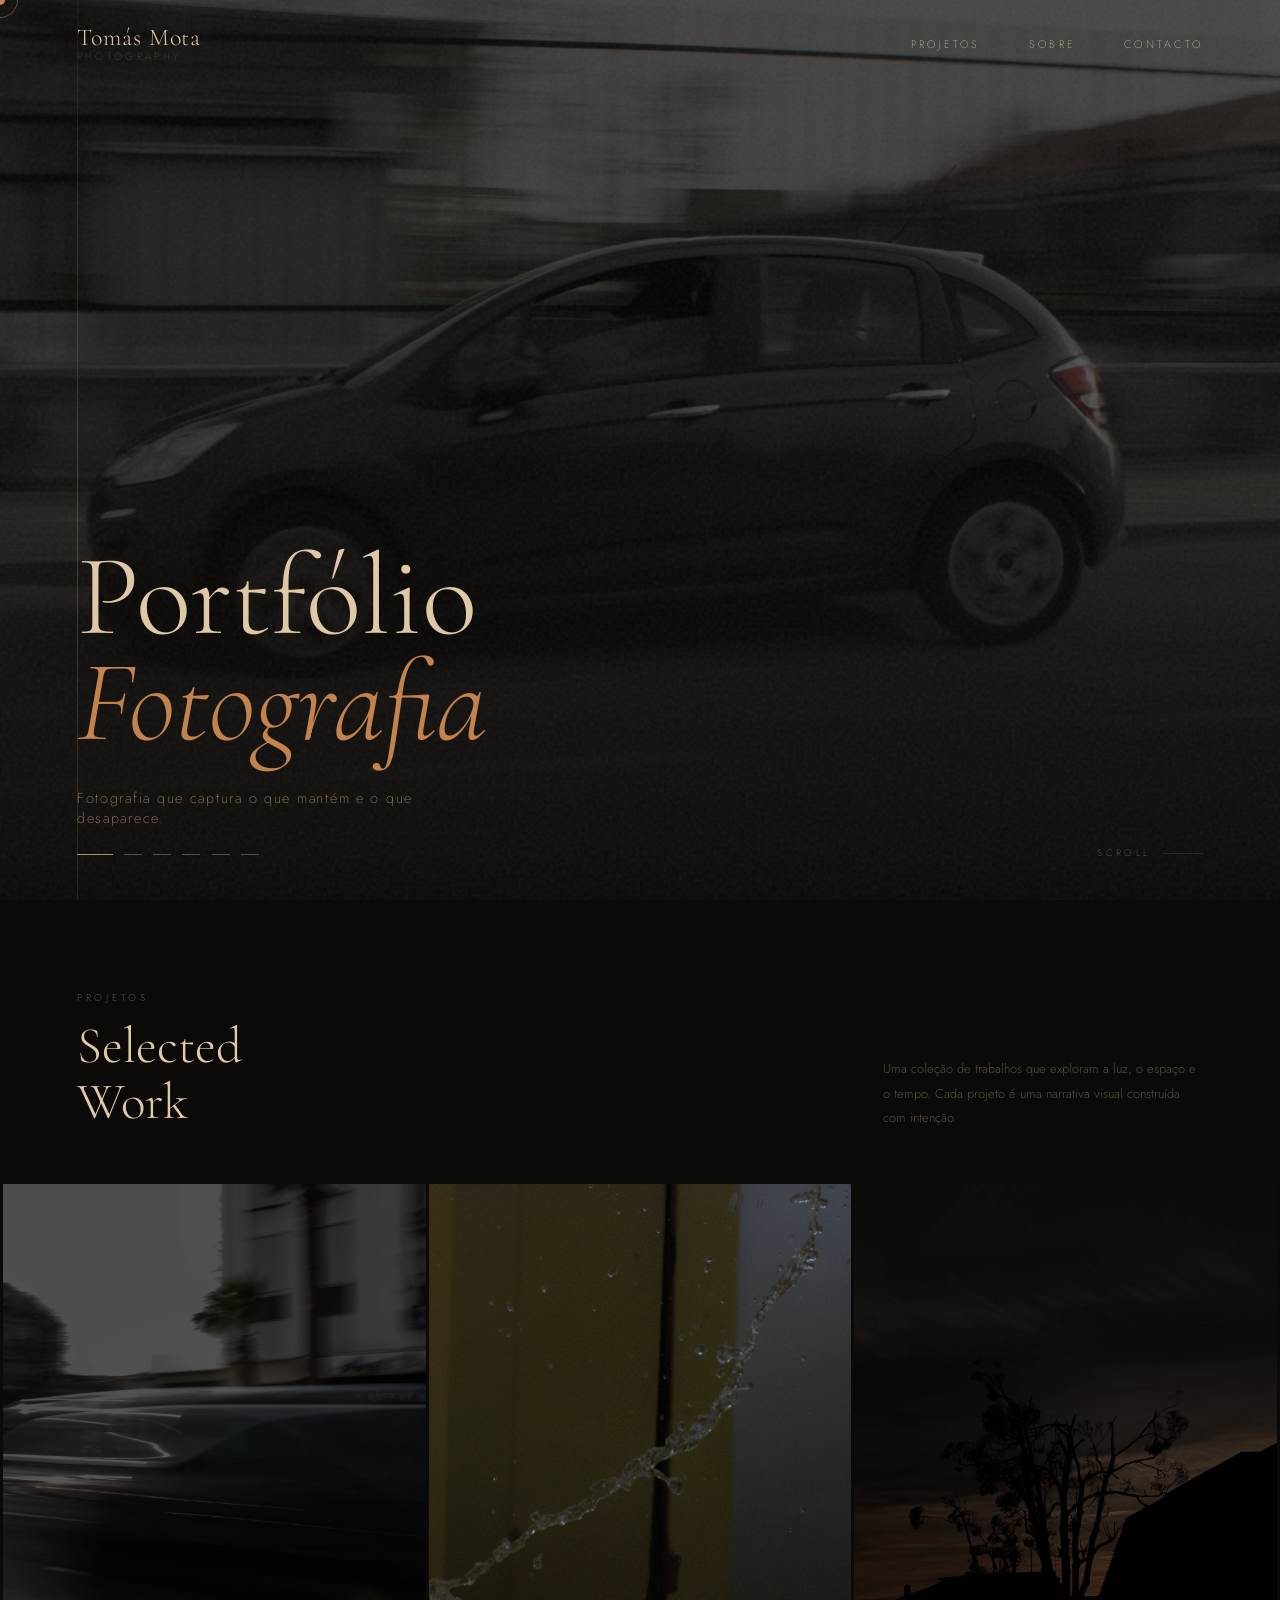
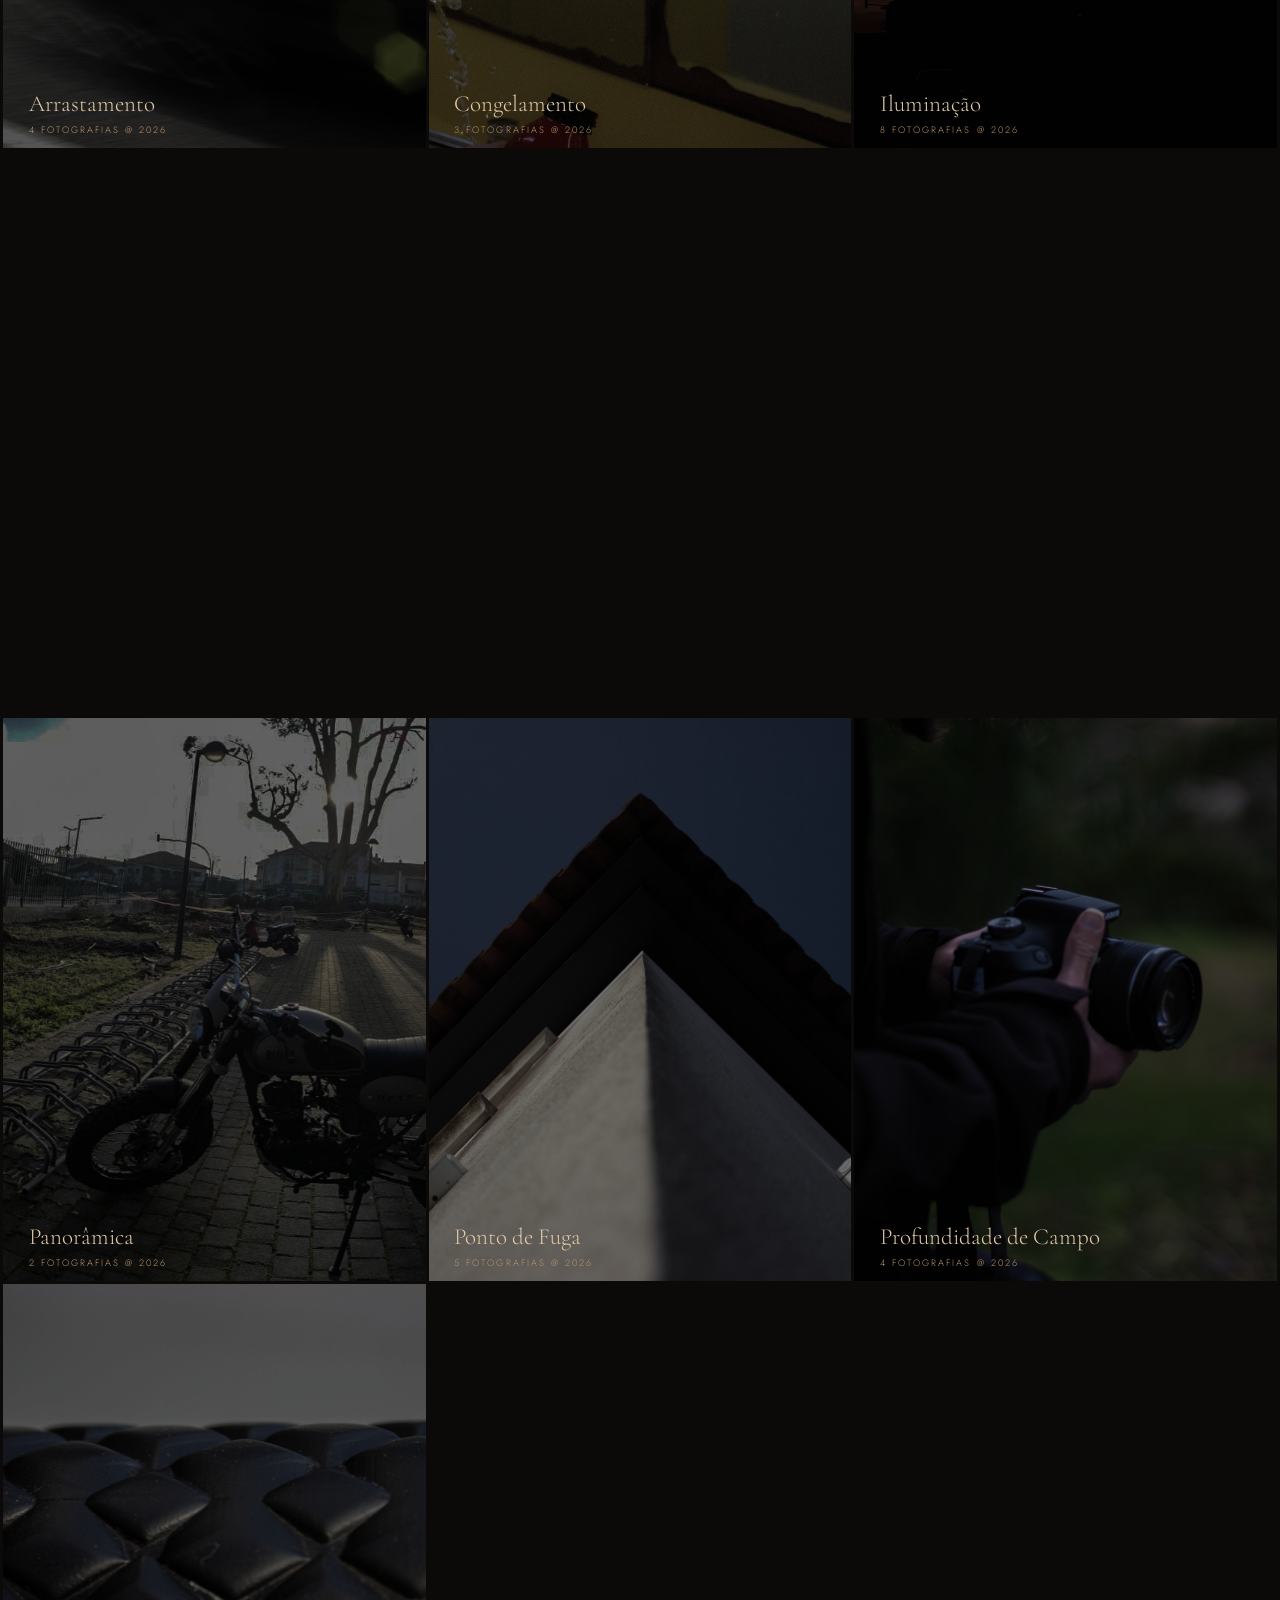
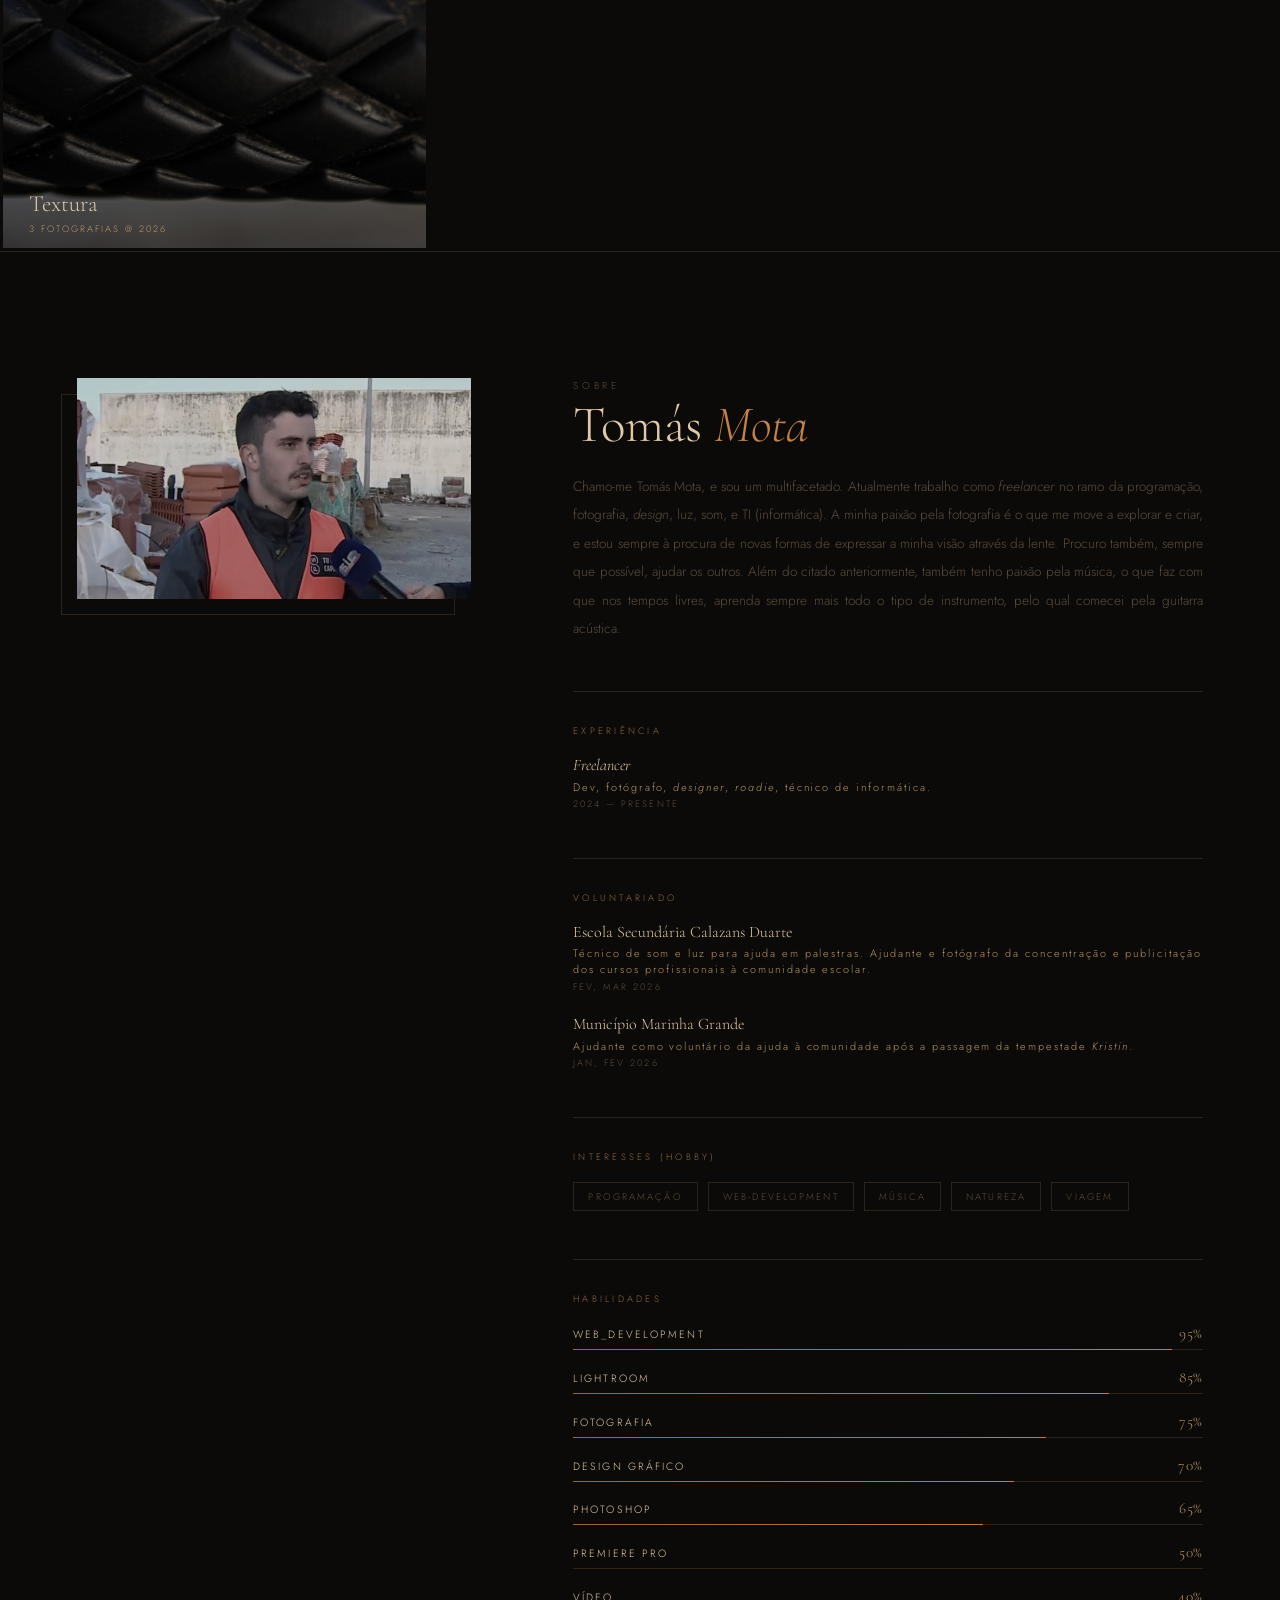
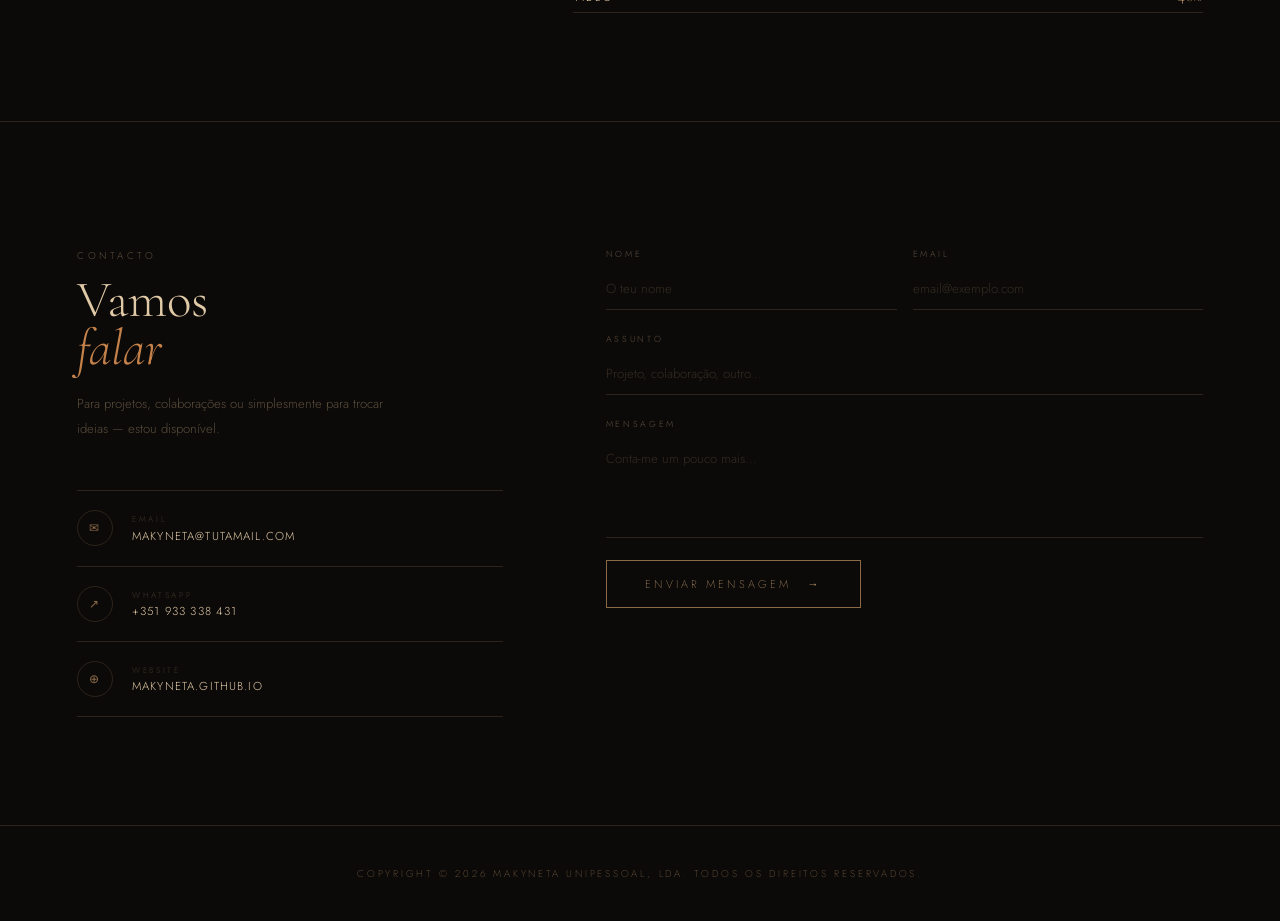
<file: index.html>
<!DOCTYPE html>
<html lang="pt-PT">
<head>
  <meta charset="UTF-8" />
  <meta name="viewport" content="width=device-width, initial-scale=1.0"/>
  <title>Makyneta by Tomás Mota</title>
  <link rel="icon" href="/favicon.png" type="image/png">
  <link rel="preconnect" href="https://fonts.googleapis.com">
  <link rel="stylesheet" href="assets/styles/main.css" />
</head>
<body>
  <div class="cursor"      id="cursor"></div>
  <div class="cursor-ring" id="cursor-ring"></div>

  <!-- ══ HEADER ══ -->
  <header class="site-header" id="site-header-bar">
    <a href="#inicio" class="site-logo">
      <span class="logo-main">Tomás Mota</span>
      <span class="logo-sub">PHOTOGRAPHY</span>
    </a>
    <nav class="site-nav" id="site-nav">
      <a href="#projetos" class="nav-link">Projetos</a>
      <a href="#sobre"    class="nav-link">Sobre</a>
      <a href="#contacto" class="nav-link">Contacto</a>
    </nav>
    <button class="nav-toggle" id="nav-toggle" aria-label="Menu">
      <span></span><span></span>
    </button>
  </header>

  <!-- ══ HERO ══ -->
  <section class="hero" id="inicio">
    <div class="hero-slides">
      <div class="hero-slide active" style="background-image:url('assets/images/portfolio/panning/IMG_8843.jpg')"></div>
      <div class="hero-slide" style="background-image:url('assets/images/portfolio/light-panting/IMG_8090.jpg')"></div>
      <div class="hero-slide" style="background-image:url('assets/images/portfolio/arrastamento/IMG_8321.jpg')"></div>
      <div class="hero-slide" style="background-image:url('assets/images/portfolio/iluminacao/contra-luz_02.jpg')"></div>
      <div class="hero-slide" style="background-image:url('assets/images/portfolio/iluminacao/IMG_8198.jpg')"></div>
      <div class="hero-slide" style="background-image:url('assets/images/portfolio/iluminacao/IMG_8097.jpg')"></div>
    </div>
    <div class="hero-grain"></div>
    <div class="hero-dark"></div>
    <div class="hero-fade"></div>
    <div class="hero-vline"></div>
    <div class="hero-vline"></div>
    <h1 class="hero-title">Portfólio<br><em>Fotografia</em></h1>
    <p class="hero-sub">Fotografia que captura o que mantém e o que desaparece.</p>
    <div class="hero-dots" id="hero-dots"></div>
    <div class="hero-scroll">Scroll <span class="hero-scroll-line"></span></div>
  </section>

  <!-- ══ PROJETOS ══ -->
  <section id="projetos">
    <div class="section-intro reveal">
      <div>
        <p class="section-label">Projetos</p>
        <h2 class="section-title">Selected<br>Work</h2>
      </div>
      <p class="section-desc">Uma coleção de trabalhos que exploram a luz, o espaço e o tempo. Cada projeto é uma narrativa visual construída com intenção.</p>
    </div>

    <!-- ← UM SÓ projects-grid com todos os cards dentro -->
    <div class="projects-grid">

      <a href="p/arrastamento.html" class="project-card reveal">
        <img class="project-img" src="assets/images/portfolio/arrastamento/IMG_8759.jpg" alt="Arrastamento" />
        <div class="project-overlay"></div>
        <div class="project-info">
          <h3 class="project-name">Arrastamento</h3>
          <p class="project-tag">4 fotografias @ 2026</p>
        </div>
        <div class="project-arrow">↗</div>
      </a>

      <a href="p/congelamento.html" class="project-card reveal">
        <img class="project-img" src="assets/images/portfolio/congelamento/IMG_8161.jpg" alt="Congelamento" />
        <div class="project-overlay"></div>
        <div class="project-info">
          <h3 class="project-name">Congelamento</h3>
          <p class="project-tag">3 fotografias @ 2026</p>
        </div>
        <div class="project-arrow">↗</div>
      </a>

      <a href="p/iluminacao.html" class="project-card reveal">
        <img class="project-img" src="assets/images/portfolio/iluminacao/contra-luz_02.jpg" alt="Iluminação" />
        <div class="project-overlay"></div>
        <div class="project-info">
          <h3 class="project-name">Iluminação</h3>
          <p class="project-tag">8 fotografias @ 2026</p>
        </div>
        <div class="project-arrow">↗</div>
      </a>

      <a href="p/light-panting.html" class="project-card reveal">
        <img class="project-img" src="assets/images/portfolio/light-panting/IMG_8066.jpg" alt="Light Panting" />
        <div class="project-overlay"></div>
        <div class="project-info">
          <h3 class="project-name">Light Panting</h3>
          <p class="project-tag">4 fotografias @ 2026</p>
        </div>
        <div class="project-arrow">↗</div>
      </a>

      <a href="p/linhas-horizontais.html" class="project-card reveal">
        <img class="project-img" src="assets/images/portfolio/linhas-horizontais/IMG_8927.jpg" alt="Linhas Horizontais" />
        <div class="project-overlay"></div>
        <div class="project-info">
          <h3 class="project-name">Linhas Horizontais</h3>
          <p class="project-tag">3 fotografias @ 2026</p>
        </div>
        <div class="project-arrow">↗</div>
      </a>

      <a href="p/panning.html" class="project-card reveal">
        <img class="project-img" src="assets/images/portfolio/panning/IMG_8843.jpg" alt="Panning" />
        <div class="project-overlay"></div>
        <div class="project-info">
          <h3 class="project-name">Panning</h3>
          <p class="project-tag">4 fotografias @ 2026</p>
        </div>
        <div class="project-arrow">↗</div>
      </a>

      <a href="p/panoramica.html" class="project-card reveal">
        <img class="project-img" src="assets/images/portfolio/panoramica/01.jpg" alt="Panorâmica" />
        <div class="project-overlay"></div>
        <div class="project-info">
          <h3 class="project-name">Panorâmica</h3>
          <p class="project-tag">2 fotografias @ 2026</p>
        </div>
        <div class="project-arrow">↗</div>
      </a>

      <a href="p/ponto-de-fuga.html" class="project-card reveal">
        <img class="project-img" src="assets/images/portfolio/ponto-de-fuga/IMG_8226.jpg" alt="Ponto de Fuga" />
        <div class="project-overlay"></div>
        <div class="project-info">
          <h3 class="project-name">Ponto de Fuga</h3>
          <p class="project-tag">5 fotografias @ 2026</p>
        </div>
        <div class="project-arrow">↗</div>
      </a>

      <a href="p/profundidade-de-campo.html" class="project-card reveal">
        <img class="project-img" src="assets/images/portfolio/profundidade-de-campo/IMG_8267.jpg" alt="Profundidade de Campo" />
        <div class="project-overlay"></div>
        <div class="project-info">
          <h3 class="project-name">Profundidade de Campo</h3>
          <p class="project-tag">4 fotografias @ 2026</p>
        </div>
        <div class="project-arrow">↗</div>
      </a>

      <a href="p/textura.html" class="project-card reveal">
        <img class="project-img" src="assets/images/portfolio/textura/IMG_8230.jpg" alt="Textura" />
        <div class="project-overlay"></div>
        <div class="project-info">
          <h3 class="project-name">Textura</h3>
          <p class="project-tag">3 fotografias @ 2026</p>
        </div>
        <div class="project-arrow">↗</div>
      </a>

    </div><!-- /projects-grid -->
  </section>

  <!-- ══ SOBRE ══ -->
  <section class="about-section reveal" id="sobre">
    <div class="about-photo-wrap">
      <img src="assets/images/profile/sic.jpg" alt="Tomás Mota" />
    </div>
    <div class="about-content">
      <div>
        <p class="about-eyebrow">Sobre</p>
        <h2 class="about-name">Tomás <em>Mota</em></h2>
        <p class="about-bio" style="margin-top:1.4rem; text-align: justify;">
          Chamo-me Tomás Mota, e sou um multifacetado. Atualmente trabalho como <em>freelancer</em> no ramo da programação, fotografia, <em>design</em>, luz, som, e TI (informática). A minha paixão pela fotografia é o que me move a explorar e criar, e estou sempre à procura de novas formas de expressar a minha visão através da lente. Procuro também, sempre que possível, ajudar os outros. Além do citado anteriormente, também tenho paixão pela música, o que faz com que nos tempos livres, aprenda sempre mais todo o tipo de instrumento, pelo qual comecei pela guitarra acústica.
        </p>
      </div>
      <div class="about-block">
        <p class="about-block-label">Experiência</p>
        <div class="exp-list">
          <div class="exp-item">
            <p class="exp-role"><em>Freelancer</em></p>
            <p class="exp-place">Dev, fotógrafo, <em>designer</em>, <em>roadie</em>, técnico de informática.</p>
            <p class="exp-period">2024 — Presente</p>
          </div>
        </div>
      </div>
      <div class="about-block">
        <p class="about-block-label">Voluntariado</p>
        <div class="exp-list">
          <div class="exp-item">
            <p class="exp-role">Escola Secundária Calazans Duarte</p>
            <p class="exp-place">Técnico de som e luz para ajuda em palestras. Ajudante e fotógrafo da concentração e publicitação dos cursos profissionais à comunidade escolar.</p>
            <p class="exp-period">FEV, MAR 2026</p>
          </div>
          <div class="exp-item">
            <p class="exp-role">Município Marinha Grande</p>
            <p class="exp-place">Ajudante como voluntário da ajuda à comunidade após a passagem da tempestade <em>Kristin</em>.</p>
            <p class="exp-period">JAN, FEV 2026</p>
          </div>
        </div>
      </div>
      <div class="about-block">
        <p class="about-block-label">Interesses (Hobby)</p>
        <div class="hobbies-list">
          <span class="hobby-tag">Programação</span>
          <span class="hobby-tag">Web-Development</span>
          <span class="hobby-tag">Música</span>
          <span class="hobby-tag">Natureza</span>
          <span class="hobby-tag">Viagem</span>
        </div>
      </div>
      <div class="about-block">
        <p class="about-block-label">Habilidades</p>
        <div class="skills-list" id="skills-list"></div>
      </div>
    </div>
  </section>

  <!-- ══ CONTACTO ══ -->
  <section class="contact-section reveal" id="contacto">
    <div class="contact-left">
      <div>
        <p class="section-label">Contacto</p>
        <h2 class="contact-title">Vamos<br><em>falar</em></h2>
        <p class="contact-subtitle" style="margin-top:1.2rem;">
          Para projetos, colaborações ou simplesmente para trocar ideias — estou disponível.
        </p>
      </div>
      <div class="contact-links">
        <a href="mailto:makyneta@tutamail.com" class="contact-link">
          <div class="contact-link-icon">✉</div>
          <div class="contact-link-text">
            <span class="contact-link-label">Email</span>
            <span class="contact-link-val">makyneta@tutamail.com</span>
          </div>
        </a>
        <a href="https://wa.me/351933338431" class="contact-link" target="_blank" rel="noopener">
          <div class="contact-link-icon">↗</div>
          <div class="contact-link-text">
            <span class="contact-link-label">WhatsApp</span>
            <span class="contact-link-val">+351 933 338 431</span>
          </div>
        </a>
        <a href="https://makyneta.github.io" class="contact-link" target="_blank" rel="noopener">
          <div class="contact-link-icon">⊕</div>
          <div class="contact-link-text">
            <span class="contact-link-label">Website</span>
            <span class="contact-link-val">makyneta.github.io</span>
          </div>
        </a>
      </div>
    </div>
    <form class="contact-form" id="contact-form" action="https://formspree.io/f/xvgbagja" method="POST">
      <div class="form-row">
        <div class="form-group">
          <label class="form-label" for="f-name">Nome</label>
          <input class="form-input" id="f-name" name="name" type="text" placeholder="O teu nome" required />
        </div>
        <div class="form-group">
          <label class="form-label" for="f-email">Email</label>
          <input class="form-input" id="f-email" name="email" type="email" placeholder="email@exemplo.com" required />
        </div>
      </div>
      <div class="form-group">
        <label class="form-label" for="f-subject">Assunto</label>
        <input class="form-input" id="f-subject" name="subject" type="text" placeholder="Projeto, colaboração, outro..." />
      </div>
      <div class="form-group">
        <label class="form-label" for="f-msg">Mensagem</label>
        <textarea class="form-textarea" id="f-msg" name="message" placeholder="Conta-me um pouco mais..." required></textarea>
      </div>
      <div>
        <button class="form-submit" type="submit">
          <span>Enviar mensagem</span><span>→</span>
        </button>
        <p class="form-feedback" id="form-feedback"></p>
      </div>
    </form>
  </section>

  <!-- ══ FOOTER ══ -->
  <footer class="site-footer">
    <a href="https://makyneta.github.io" target="_blank" rel="noopener" style="text-decoration:none;">
      <p class="footer-copy">Copyright © <span id="footer-year"></span> Makyneta Unipessoal, Lda. Todos os direitos reservados.</p>
    </a>
  </footer>

  <script>
    const SKILLS = [
      { name: 'Web_Development', pct: 95 },
      { name: 'Lightroom',       pct: 85 },
      { name: 'Fotografia',      pct: 75 },
      { name: 'Design Gráfico',  pct: 70 },
      { name: 'Photoshop',       pct: 65 },
      { name: 'Premiere Pro',    pct: 50 },
      { name: 'Vídeo',           pct: 40 },
    ];

    document.getElementById('footer-year').textContent = new Date().getFullYear();

    const cursor = document.getElementById('cursor');
    const ring   = document.getElementById('cursor-ring');
    let mx=0,my=0,rx=0,ry=0;
    document.addEventListener('mousemove',e=>{ mx=e.clientX;my=e.clientY;cursor.style.left=mx+'px';cursor.style.top=my+'px'; });
    (function loop(){ rx+=(mx-rx)*.12;ry+=(my-ry)*.12;ring.style.left=rx+'px';ring.style.top=ry+'px';requestAnimationFrame(loop); })();
    function bindCursor(el){
      el.addEventListener('mouseenter',()=>{ cursor.style.width='18px';cursor.style.height='18px';ring.style.width='56px';ring.style.height='56px'; });
      el.addEventListener('mouseleave',()=>{ cursor.style.width='10px';cursor.style.height='10px';ring.style.width='36px';ring.style.height='36px'; });
    }
    document.querySelectorAll('a,button,input,textarea').forEach(bindCursor);

    const headerBar = document.getElementById('site-header-bar');
    const navLinks  = document.querySelectorAll('.nav-link');
    const sections  = ['inicio','projetos','sobre','contacto'];
    window.addEventListener('scroll', () => {
      headerBar.classList.toggle('scrolled', window.scrollY > 60);
      let current = '';
      sections.forEach(id => {
        const el = document.getElementById(id);
        if (el && window.scrollY >= el.offsetTop - 140) current = id;
      });
      navLinks.forEach(link => {
        const href = link.getAttribute('href').replace('#','');
        link.classList.toggle('active', href === current);
      });
    }, { passive: true });

    const navToggle = document.getElementById('nav-toggle');
    const siteNav   = document.getElementById('site-nav');
    navToggle.addEventListener('click', () => { siteNav.classList.toggle('open'); navToggle.classList.toggle('open'); });
    navLinks.forEach(link => link.addEventListener('click', () => { siteNav.classList.remove('open'); navToggle.classList.remove('open'); }));

    const revObs = new IntersectionObserver(entries => {
      entries.forEach((e,i) => { if(e.isIntersecting){ setTimeout(()=>e.target.classList.add('visible'),i*80); revObs.unobserve(e.target); } });
    }, { threshold: 0.05 });
    document.querySelectorAll('.reveal').forEach(el => revObs.observe(el));

    const slides   = document.querySelectorAll('.hero-slide');
    const dotsWrap = document.getElementById('hero-dots');
    let current = 0, timer = null;
    slides.forEach((_,i) => {
      const d = document.createElement('div');
      d.className = 'hero-dot' + (i===0?' active':'');
      d.addEventListener('click', () => goTo(i));
      dotsWrap.appendChild(d);
      bindCursor(d);
    });
    function goTo(idx) {
      const dots = dotsWrap.querySelectorAll('.hero-dot');
      slides[current].classList.remove('active'); dots[current].classList.remove('active');
      current=idx;
      slides[current].classList.add('active'); dots[current].classList.add('active');
      resetTimer();
    }
    function resetTimer() { clearInterval(timer); if(slides.length>1) timer=setInterval(()=>goTo((current+1)%slides.length),5000); }
    resetTimer();

    const skillsList = document.getElementById('skills-list');
    SKILLS.forEach(skill => {
      const row = document.createElement('div');
      row.className = 'skill-row';
      row.dataset.pct = skill.pct;
      row.innerHTML = `<div class="skill-head"><span class="skill-name">${skill.name}</span><span class="skill-pct">${skill.pct}%</span></div><div class="skill-track"><div class="skill-fill"></div></div>`;
      skillsList.appendChild(row);
    });
    const skillObs = new IntersectionObserver(entries => {
      entries.forEach(entry => {
        if(!entry.isIntersecting) return;
        entry.target.querySelectorAll('.skill-row').forEach((row,i) => {
          setTimeout(()=>{ row.querySelector('.skill-fill').style.width=row.dataset.pct+'%'; }, i*90);
        });
        skillObs.unobserve(entry.target);
      });
    }, { threshold: 0.2 });
    skillObs.observe(skillsList);

    const form     = document.getElementById('contact-form');
    const feedback = document.getElementById('form-feedback');
    form.addEventListener('submit', async e => {
      e.preventDefault();
      const btn = form.querySelector('.form-submit');
      btn.style.opacity='.5'; btn.style.pointerEvents='none';
      try {
        const res = await fetch(form.action, { method:'POST', body:new FormData(form), headers:{'Accept':'application/json'} });
        if(res.ok){ feedback.textContent='Mensagem enviada — obrigado, entro em contacto em breve.'; feedback.className='form-feedback success'; form.reset(); }
        else throw new Error();
      } catch { feedback.textContent='Ocorreu um erro. Tenta de novo ou envia email diretamente.'; feedback.className='form-feedback error'; }
      finally { btn.style.opacity=''; btn.style.pointerEvents=''; }
    });
  </script>
</body>
</html>
</file>
<file: assets/styles/main.css>
@import url('https://fonts.googleapis.com/css2?family=Cormorant+Garamond:ital,wght@0,300;0,400;1,300;1,400&family=Jost:wght@200;300;400&display=swap');

*,
*::before,
*::after {
    margin: 0;
    padding: 0;
    box-sizing: border-box;
}

:root {
    --bg: #0c0a08;
    --bg2: #100e0b;
    --bg3: #1a1610;
    --border: #2c241a;
    --clay: #b8956a;
    --terracotta: #c17a4a;
    --earth: #8c6a48;
    --smoke: #5a4c3c;
    --sand-light: #e0c9a6;
    --accent: #c4824a;
}

html {
    scroll-behavior: smooth;
}

body {
    background: var(--bg);
    color: var(--sand-light);
    font-family: 'Jost', sans-serif;
    font-weight: 300;
    overflow-x: hidden;
    cursor: none;
}

/* ── CURSOR ── */
.cursor {
    position: fixed;
    width: 10px;
    height: 10px;
    background: var(--terracotta);
    border-radius: 50%;
    pointer-events: none;
    z-index: 99999;
    transform: translate(-50%, -50%);
    transition: width .3s, height .3s;
    mix-blend-mode: screen;
}

.cursor-ring {
    position: fixed;
    width: 36px;
    height: 36px;
    border: 1px solid var(--clay);
    border-radius: 50%;
    pointer-events: none;
    z-index: 99998;
    transform: translate(-50%, -50%);
    transition: width .3s, height .3s;
    opacity: .45;
}

/* ── GRAIN ── */
body::before {
    content: '';
    position: fixed;
    inset: 0;
    background-image: url("data:image/svg+xml,%3Csvg viewBox='0 0 256 256' xmlns='http://www.w3.org/2000/svg'%3E%3Cfilter id='n'%3E%3CfeTurbulence type='fractalNoise' baseFrequency='0.9' numOctaves='4' stitchTiles='stitch'/%3E%3C/filter%3E%3Crect width='100%25' height='100%25' filter='url(%23n)'/%3E%3C/svg%3E");
    opacity: .06;
    pointer-events: none;
    z-index: 9990;
}

/* ═══ HEADER */
.site-header {
    position: fixed;
    top: 0;
    left: 0;
    right: 0;
    z-index: 9991;
    display: flex;
    align-items: center;
    justify-content: space-between;
    padding: 1.6rem 6vw;
    background: transparent;
    transition: background .5s ease, padding .4s ease;
}

.site-header.scrolled {
    background: rgba(10, 8, 6, .90);
    backdrop-filter: blur(16px);
    -webkit-backdrop-filter: blur(16px);
    padding: 1.1rem 6vw;
    border-bottom: 1px solid rgba(44, 36, 26, .5);
}

.site-logo {
    display: flex;
    flex-direction: column;
    text-decoration: none;
    line-height: 1;
    gap: .15rem;
}

.logo-main {
    font-family: 'Cormorant Garamond', serif;
    font-weight: 300;
    font-size: clamp(1.1rem, 2vw, 1.5rem);
    color: #e0c9a6;
    letter-spacing: .04em;
    transition: color .3s;
}

.logo-sub {
    font-family: 'Jost', sans-serif;
    font-weight: 200;
    font-size: clamp(.52rem, .9vw, .65rem);
    letter-spacing: .32em;
    text-transform: uppercase;
    color: #5a4c3c;
    transition: color .3s;
}

.site-logo:hover .logo-main {
    color: #c17a4a;
}

.site-logo:hover .logo-sub {
    color: #b8956a;
}

.site-nav {
    display: flex;
    align-items: center;
    gap: 3rem;
}

.nav-link {
    font-family: 'Jost', sans-serif;
    font-weight: 200;
    font-size: .68rem;
    letter-spacing: .3em;
    text-transform: uppercase;
    text-decoration: none;
    color: #e0c9a6;
    position: relative;
    transition: color .3s;
    cursor: none;
}

.nav-link::after {
    content: '';
    position: absolute;
    bottom: -3px;
    left: 0;
    width: 0;
    height: 1px;
    background: #b8956a;
    transition: width .35s cubic-bezier(.76, 0, .24, 1);
}

.nav-link:hover,
.nav-link.active {
    color: #c17a4a;
}

.nav-link:hover::after,
.nav-link.active::after {
    width: 100%;
}

.nav-toggle {
    display: none;
    flex-direction: column;
    gap: 5px;
    background: none;
    border: none;
    cursor: none;
    padding: 4px;
}

.nav-toggle span {
    display: block;
    width: 22px;
    height: 1px;
    background: #5a4c3c;
    transition: transform .35s ease, background .3s;
}

.nav-toggle:hover span {
    background: #b8956a;
}

.nav-toggle.open span:nth-child(1) {
    transform: translateY(6px) rotate(45deg);
}

.nav-toggle.open span:nth-child(2) {
    transform: translateY(-6px) rotate(-45deg);
}

/* ═══ HERO */
.hero {
    min-height: 100vh;
    display: flex;
    flex-direction: column;
    justify-content: flex-end;
    padding: 0 6vw 8vh;
    position: relative;
    overflow: hidden;
}

.hero-slides {
    position: absolute;
    inset: 0;
    z-index: 0;
}

.hero-slide {
    position: absolute;
    inset: 0;
    background-size: cover;
    background-position: center;
    opacity: 0;
    transform: scale(1.04);
    transition: opacity 1.6s cubic-bezier(.4, 0, .2, 1), transform 7s cubic-bezier(.25, .46, .45, .94);
    filter: saturate(.45) brightness(.52);
}

.hero-slide.active {
    opacity: 1;
    transform: scale(1);
}

.hero-grain {
    position: absolute;
    inset: 0;
    z-index: 1;
    pointer-events: none;
    background-image: url("data:image/svg+xml,%3Csvg viewBox='0 0 512 512' xmlns='http://www.w3.org/2000/svg'%3E%3Cfilter id='g'%3E%3CfeTurbulence type='fractalNoise' baseFrequency='0.75' numOctaves='4' stitchTiles='stitch'/%3E%3C/filter%3E%3Crect width='100%25' height='100%25' filter='url(%23g)'/%3E%3C/svg%3E");
    opacity: .12;
    mix-blend-mode: overlay;
}

.hero-dark {
    position: absolute;
    inset: 0;
    z-index: 2;
    background: rgba(8, 5, 2, .42);
}

.hero-fade {
    position: absolute;
    bottom: 0;
    left: 0;
    right: 0;
    height: 55%;
    z-index: 3;
    background: linear-gradient(to bottom, transparent 0%, rgba(12, 10, 8, .5) 35%, rgba(12, 10, 8, .82) 65%, #0c0a08 100%);
}

.hero-vline {
    position: absolute;
    top: -20%;
    width: 1px;
    height: 160%;
    background: linear-gradient(to bottom, transparent, var(--clay), transparent);
    z-index: 4;
    opacity: 0;
    animation: vfade 2.5s ease forwards;
}

.hero-vline:nth-child(1) {
    right: 14%;
    animation-delay: .8s;
}

.hero-vline:nth-child(2) {
    right: 30%;
    animation-delay: 1.1s;
}

@keyframes vfade {
    to {
        opacity: .18;
    }
}

.hero-title {
    position: relative;
    z-index: 5;
    font-family: 'Cormorant Garamond', serif;
    font-weight: 300;
    font-size: clamp(3.5rem, 9vw, 9rem);
    line-height: .92;
    color: var(--sand-light);
    opacity: 0;
    animation: fadeUp 1.1s .6s ease forwards;
}

.hero-title em {
    font-style: italic;
    color: var(--accent);
}

.hero-sub {
    position: relative;
    z-index: 5;
    margin-top: 2rem;
    font-weight: 200;
    font-size: clamp(.72rem, 1.3vw, .9rem);
    letter-spacing: .12em;
    color: var(--clay);
    max-width: 340px;
    opacity: 0;
    animation: fadeUp 1s .9s ease forwards;
}

.hero-dots {
    position: absolute;
    bottom: 2.8rem;
    left: 6vw;
    z-index: 5;
    display: flex;
    gap: .7rem;
    align-items: center;
    opacity: 0;
    animation: fadeIn 1s 1.6s ease forwards;
}

.hero-dot {
    width: 18px;
    height: 1px;
    background: var(--smoke);
    transition: width .4s ease, background .4s ease;
    cursor: none;
}

.hero-dot.active {
    width: 36px;
    background: var(--clay);
}

.hero-scroll {
    position: absolute;
    bottom: 2.5rem;
    right: 6vw;
    z-index: 5;
    display: flex;
    align-items: center;
    gap: .8rem;
    font-size: .6rem;
    letter-spacing: .35em;
    text-transform: uppercase;
    color: var(--smoke);
    opacity: 0;
    animation: fadeIn 1s 1.4s ease forwards;
}

.hero-scroll-line {
    display: block;
    width: 40px;
    height: 1px;
    background: var(--border);
    position: relative;
    overflow: hidden;
}

.hero-scroll-line::after {
    content: '';
    position: absolute;
    left: -100%;
    top: 0;
    width: 100%;
    height: 100%;
    background: var(--terracotta);
    animation: lineSlide 2s 1.6s ease-in-out infinite;
}

@keyframes lineSlide {
    0% {
        left: -100%
    }

    50% {
        left: 0%
    }

    100% {
        left: 100%
    }
}

/* ═══ SECTION SHARED */
.section-intro {
    padding: 10vh 6vw 6vh;
    display: flex;
    justify-content: space-between;
    align-items: flex-end;
    gap: 2rem;
    flex-wrap: wrap;
}

.section-label {
    font-size: .62rem;
    letter-spacing: .38em;
    text-transform: uppercase;
    color: var(--smoke);
    margin-bottom: .8rem;
}

.section-title {
    font-family: 'Cormorant Garamond', serif;
    font-weight: 300;
    font-size: clamp(2rem, 4vw, 3.2rem);
    color: var(--sand-light);
    line-height: 1.1;
}

.section-desc {
    max-width: 320px;
    font-size: .8rem;
    line-height: 1.9;
    color: var(--smoke);
    font-weight: 300;
}

/* ═══ PROJECTS GRID */
.projects-grid {
    display: grid;
    grid-template-columns: repeat(3, 1fr);
    gap: 3px;
    padding: 0 3px 3px;
}

.project-card {
    position: relative;
    overflow: hidden;
    background: var(--bg3);
    cursor: none;
    display: block;
    text-decoration: none;
    color: inherit;
    aspect-ratio: 3/4;
}

.project-img {
    width: 100%;
    height: 100%;
    object-fit: cover;
    display: block;
    transition: transform .9s cubic-bezier(.25, .46, .45, .94), filter .6s ease;
    filter: saturate(.55) brightness(.65);
}

.project-card:hover .project-img {
    transform: scale(1.06);
    filter: saturate(.8) brightness(.82);
}

.project-overlay {
    position: absolute;
    inset: 0;
    background: linear-gradient(to top, rgba(6, 4, 2, .92) 0%, rgba(6, 4, 2, .1) 55%, transparent 100%);
    opacity: 0;
    transition: opacity .5s ease;
}

.project-card:hover .project-overlay {
    opacity: 1;
}

.project-info {
    position: absolute;
    bottom: 0;
    left: 0;
    right: 0;
    padding: 1.4rem 1.6rem;
    transform: translateY(10px);
    transition: transform .5s ease;
}

.project-card:hover .project-info {
    transform: translateY(0);
}

.project-name {
    font-family: 'Cormorant Garamond', serif;
    font-size: clamp(1.1rem, 1.8vw, 1.7rem);
    font-weight: 300;
    color: var(--sand-light);
    line-height: 1.15;
}

.project-tag {
    font-size: .58rem;
    letter-spacing: .22em;
    color: var(--clay);
    margin-top: .3rem;
    text-transform: uppercase;
}

.project-arrow {
    position: absolute;
    top: 1.2rem;
    right: 1.4rem;
    width: 30px;
    height: 30px;
    border: 1px solid rgba(184, 149, 106, .3);
    border-radius: 50%;
    display: flex;
    align-items: center;
    justify-content: center;
    opacity: 0;
    transform: scale(.8) rotate(-45deg);
    transition: opacity .4s, transform .4s;
    color: var(--clay);
    font-size: .75rem;
}

.project-card:hover .project-arrow {
    opacity: 1;
    transform: scale(1) rotate(0deg);
}

/* ═══ SOBRE */
.about-section {
    padding: 14vh 6vw 12vh;
    border-top: 1px solid var(--border);
    display: grid;
    grid-template-columns: 1fr 1.6fr;
    gap: 8vw;
    align-items: start;
}

.about-photo-wrap {
    position: relative;
}

.about-photo-wrap img {
    width: 100%;
    display: block;
    filter: saturate(.6) brightness(.8);
    transition: filter .6s ease;
}

.about-photo-wrap:hover img {
    filter: saturate(.75) brightness(.88);
}

.about-photo-wrap::before {
    content: '';
    position: absolute;
    top: 16px;
    left: -16px;
    right: 16px;
    bottom: -16px;
    border: 1px solid var(--border);
    pointer-events: none;
    z-index: -1;
}

.about-content {
    display: flex;
    flex-direction: column;
    gap: 3rem;
}

.about-eyebrow {
    font-size: .62rem;
    letter-spacing: .38em;
    text-transform: uppercase;
    color: var(--smoke);
}

.about-name {
    font-family: 'Cormorant Garamond', serif;
    font-weight: 300;
    font-size: clamp(2.2rem, 4vw, 3.5rem);
    line-height: .95;
    color: var(--sand-light);
    margin-top: .5rem;
}

.about-name em {
    font-style: italic;
    color: var(--accent);
}

.about-bio {
    font-size: .85rem;
    line-height: 2.1;
    color: var(--smoke);
}

.about-block {
    padding-top: 2rem;
    border-top: 1px solid var(--border);
}

.about-block-label {
    font-size: .58rem;
    letter-spacing: .35em;
    text-transform: uppercase;
    color: var(--earth);
    margin-bottom: 1.2rem;
}

.exp-list {
    display: flex;
    flex-direction: column;
    gap: 1.4rem;
}

.exp-role {
    font-family: 'Cormorant Garamond', serif;
    font-size: 1rem;
    font-weight: 300;
    color: var(--sand-light);
    line-height: 1.2;
}

.exp-place {
    font-size: .68rem;
    letter-spacing: .18em;
    color: var(--clay);
    margin-top: .2rem;
}

.exp-period {
    font-size: .58rem;
    letter-spacing: .22em;
    color: var(--smoke);
    margin-top: .15rem;
    text-transform: uppercase;
}

.hobbies-list {
    display: flex;
    flex-wrap: wrap;
    gap: .6rem;
}

.hobby-tag {
    font-size: .6rem;
    letter-spacing: .22em;
    text-transform: uppercase;
    border: 1px solid var(--border);
    color: var(--smoke);
    padding: .4rem .9rem;
    transition: border-color .3s, color .3s;
}

.hobby-tag:hover {
    border-color: var(--earth);
    color: var(--clay);
}

/* ── SKILLS */
.skills-list {
    display: flex;
    flex-direction: column;
    gap: 1.1rem;
}

.skill-row {
    display: flex;
    flex-direction: column;
    gap: .45rem;
}

.skill-head {
    display: flex;
    justify-content: space-between;
    align-items: baseline;
}

.skill-name {
    font-size: .66rem;
    letter-spacing: .2em;
    text-transform: uppercase;
    color: var(--sand-light);
}

.skill-pct {
    font-family: 'Cormorant Garamond', serif;
    font-size: .95rem;
    font-weight: 300;
    color: var(--clay);
    letter-spacing: .05em;
}

.skill-track {
    height: 1px;
    background: var(--border);
    position: relative;
    overflow: hidden;
}

.skill-fill {
    position: absolute;
    left: 0;
    top: 0;
    bottom: 0;
    background: linear-gradient(to right, var(--earth), var(--terracotta));
    width: 0%;
    transition: width .9s cubic-bezier(.25, .46, .45, .94);
}

/* ═══ CONTACTO */
.contact-section {
    padding: 14vh 6vw 12vh;
    border-top: 1px solid var(--border);
    display: grid;
    grid-template-columns: 1fr 1.4fr;
    gap: 8vw;
    align-items: start;
}

.contact-left {
    display: flex;
    flex-direction: column;
    gap: 3rem;
}

.contact-title {
    font-family: 'Cormorant Garamond', serif;
    font-weight: 300;
    font-size: clamp(2.2rem, 4vw, 3.5rem);
    line-height: .95;
    color: var(--sand-light);
}

.contact-title em {
    font-style: italic;
    color: var(--accent);
}

.contact-subtitle {
    font-size: .82rem;
    line-height: 1.9;
    color: var(--smoke);
    max-width: 340px;
}

.contact-links {
    display: flex;
    flex-direction: column;
    gap: 0;
}

.contact-link {
    display: flex;
    align-items: center;
    gap: 1.2rem;
    text-decoration: none;
    color: var(--smoke);
    font-size: .72rem;
    letter-spacing: .2em;
    text-transform: uppercase;
    transition: color .3s;
    cursor: none;
    padding: 1.2rem 0;
    border-bottom: 1px solid var(--border);
}

.contact-link:first-child {
    border-top: 1px solid var(--border);
}

.contact-link:hover {
    color: var(--clay);
}

.contact-link-icon {
    width: 36px;
    height: 36px;
    border: 1px solid var(--border);
    border-radius: 50%;
    display: flex;
    align-items: center;
    justify-content: center;
    font-size: .75rem;
    color: var(--earth);
    flex-shrink: 0;
    transition: border-color .3s, color .3s;
}

.contact-link:hover .contact-link-icon {
    border-color: var(--clay);
    color: var(--clay);
}

.contact-link-text {
    display: flex;
    flex-direction: column;
    gap: .15rem;
}

.contact-link-label {
    font-size: .52rem;
    letter-spacing: .32em;
    color: var(--smoke);
    opacity: .6;
}

.contact-link-val {
    color: var(--sand-light);
    font-size: .72rem;
    letter-spacing: .1em;
}

.contact-form {
    display: flex;
    flex-direction: column;
    gap: 1.4rem;
}

.form-row {
    display: grid;
    grid-template-columns: 1fr 1fr;
    gap: 1rem;
}

.form-group {
    display: flex;
    flex-direction: column;
    gap: .5rem;
}

.form-label {
    font-size: .55rem;
    letter-spacing: .3em;
    text-transform: uppercase;
    color: var(--smoke);
}

.form-input,
.form-textarea {
    background: transparent;
    border: none;
    border-bottom: 1px solid var(--border);
    color: var(--sand-light);
    font-family: 'Jost', sans-serif;
    font-weight: 300;
    font-size: .82rem;
    padding: .7rem 0;
    outline: none;
    transition: border-color .3s;
    width: 100%;
}

.form-input:focus,
.form-textarea:focus {
    border-bottom-color: var(--clay);
}

.form-input::placeholder,
.form-textarea::placeholder {
    color: var(--smoke);
    opacity: .5;
}

.form-textarea {
    resize: none;
    height: 100px;
}

.form-submit {
    display: inline-flex;
    align-items: center;
    gap: 1rem;
    padding: .95rem 2.4rem;
    border: 1px solid var(--earth);
    background: transparent;
    color: var(--clay);
    font-family: 'Jost', sans-serif;
    font-weight: 200;
    font-size: .7rem;
    letter-spacing: .28em;
    text-transform: uppercase;
    position: relative;
    overflow: hidden;
    transition: color .4s;
    cursor: none;
    align-self: flex-start;
}

.form-submit::before {
    content: '';
    position: absolute;
    inset: 0;
    background: var(--earth);
    transform: translateX(-100%);
    transition: transform .4s cubic-bezier(.76, 0, .24, 1);
}

.form-submit:hover::before {
    transform: translateX(0);
}

.form-submit:hover {
    color: var(--sand-light);
}

.form-submit span {
    position: relative;
    z-index: 1;
}

.form-feedback {
    font-size: .72rem;
    letter-spacing: .15em;
    padding: .8rem 0;
    display: none;
}

.form-feedback.success {
    color: var(--clay);
    display: block;
}

.form-feedback.error {
    color: var(--terracotta);
    display: block;
}

/* ═══ FOOTER */
.site-footer {
    position: relative;
    z-index: 9991;
    padding: 2.5rem 6vw;
    border-top: 1px solid #2c241a;
    display: flex;
    align-items: center;
    justify-content: center;
}

.footer-copy,
.footer-copy a {
    font-family: 'Jost', sans-serif;
    font-weight: 200;
    font-size: .62rem;
    letter-spacing: .28em;
    text-transform: uppercase;
    color: #82674b;
    transition: color .10s;
}

.footer-copy a:hover {
    color: #c17a4a;
    text-decoration: underline;
}

/* ── ANIMATIONS */
@keyframes fadeUp {
    from {
        opacity: 0;
        transform: translateY(24px)
    }

    to {
        opacity: 1;
        transform: translateY(0)
    }
}

@keyframes fadeIn {
    from {
        opacity: 0
    }

    to {
        opacity: 1
    }
}

.reveal {
    opacity: 0;
    transform: translateY(28px);
    transition: opacity .85s ease, transform .85s ease;
}

.reveal.visible {
    opacity: 1;
    transform: translateY(0);
}

/* ── RESPONSIVE */
@media(max-width:900px) {
    .about-section {
        grid-template-columns: 1fr;
    }

    .contact-section {
        grid-template-columns: 1fr;
    }

    .about-photo-wrap::before {
        display: none;
    }

    .about-photo-wrap img {
        max-height: 60vw;
        object-fit: cover;
    }
}

@media(max-width:768px) {
    .projects-grid {
        grid-template-columns: 1fr 1fr;
    }

    .project-overlay {
        opacity: 1;
    }

    .project-info {
        transform: translateY(0);
    }

    .project-arrow {
        opacity: 1;
        transform: scale(1);
    }

    .form-row {
        grid-template-columns: 1fr;
    }

    .nav-toggle {
        display: flex;
    }

    .site-nav {
        position: fixed;
        inset: 0;
        background: rgba(10, 8, 6, .97);
        backdrop-filter: blur(20px);
        flex-direction: column;
        justify-content: center;
        align-items: center;
        gap: 2.5rem;
        opacity: 0;
        pointer-events: none;
        transition: opacity .4s ease;
        z-index: 9992;
    }

    .site-nav.open {
        opacity: 1;
        pointer-events: all;
    }

    .nav-link {
        font-size: .8rem;
        letter-spacing: .35em;
    }

    .nav-toggle {
        position: relative;
        z-index: 9993;
    }
}

@media(max-width:480px) {
    .projects-grid {
        grid-template-columns: 1fr;
    }
}
</file>
